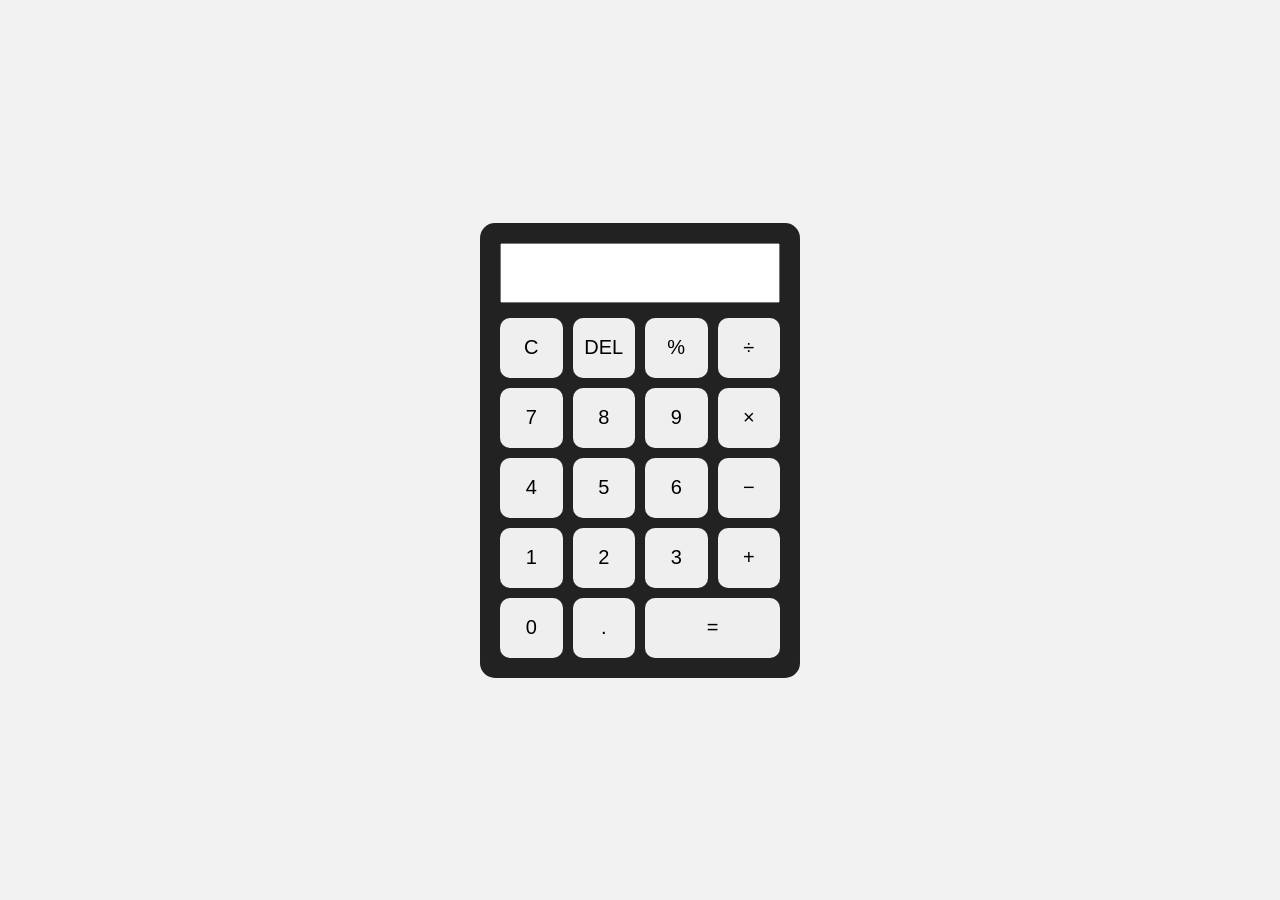
<file: 01-Simple-Calculator/index.html>
<!DOCTYPE html>
<html lang="en">
<head>
    <meta charset="UTF-8">
    <meta name="viewport" content="width=device-width, initial-scale=1.0">

    <title>Simple Calculator</title>

    <link rel="stylesheet" href="style.css">
</head>

<body>

    <div class="calculator">

        <input type="text" id="display" readonly>

        <div class="buttons">

            <button onclick="clearDisplay()">C</button>
            <button onclick="deleteLast()">DEL</button>
            <button onclick="appendValue('%')">%</button>
            <button onclick="appendValue('/')">÷</button>

            <button onclick="appendValue('7')">7</button>
            <button onclick="appendValue('8')">8</button>
            <button onclick="appendValue('9')">9</button>
            <button onclick="appendValue('*')">×</button>

            <button onclick="appendValue('4')">4</button>
            <button onclick="appendValue('5')">5</button>
            <button onclick="appendValue('6')">6</button>
            <button onclick="appendValue('-')">−</button>

            <button onclick="appendValue('1')">1</button>
            <button onclick="appendValue('2')">2</button>
            <button onclick="appendValue('3')">3</button>
            <button onclick="appendValue('+')">+</button>

            <button onclick="appendValue('0')">0</button>
            <button onclick="appendValue('.')">.</button>
            <button class="equal" onclick="calculate()">=</button>

        </div>

    </div>

    <script src="script.js"></script>

</body>
</html>
</file>
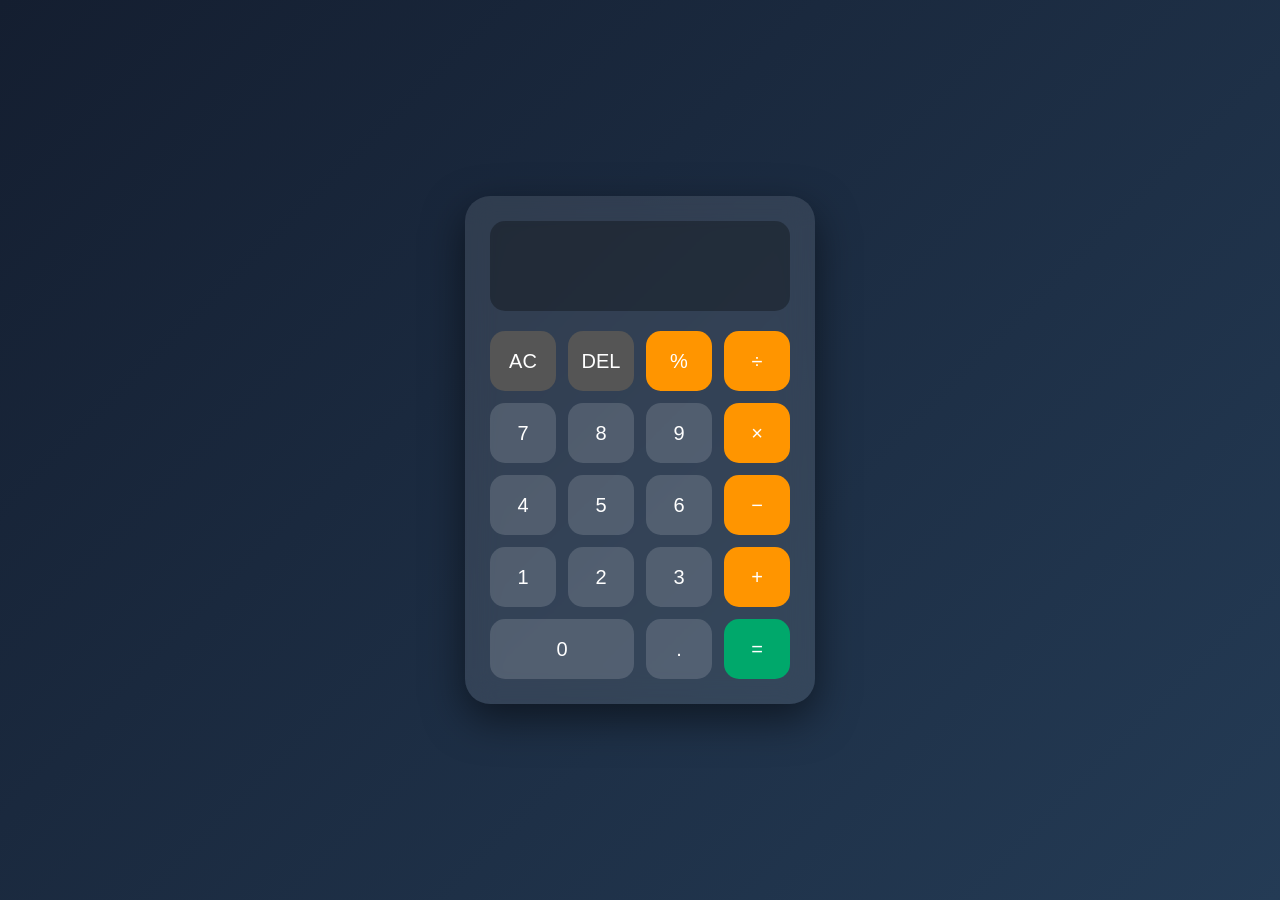
<file: 02-Modern-Calculator/index.html>
<!DOCTYPE html>
<html lang="en">
<head>
    <meta charset="UTF-8">
    <meta name="viewport" content="width=device-width, initial-scale=1.0">
    <title>Modern Calculator</title>

    <link rel="stylesheet" href="style.css">
</head>

<body>

    <div class="calculator">

        <input type="text" id="display" readonly>

        <div class="buttons">

            <button onclick="clearDisplay()" class="special">AC</button>
            <button onclick="deleteLast()" class="special">DEL</button>
            <button onclick="appendValue('%')" class="operator">%</button>
            <button onclick="appendValue('/')" class="operator">÷</button>

            <button onclick="appendValue('7')">7</button>
            <button onclick="appendValue('8')">8</button>
            <button onclick="appendValue('9')">9</button>
            <button onclick="appendValue('*')" class="operator">×</button>

            <button onclick="appendValue('4')">4</button>
            <button onclick="appendValue('5')">5</button>
            <button onclick="appendValue('6')">6</button>
            <button onclick="appendValue('-')" class="operator">−</button>

            <button onclick="appendValue('1')">1</button>
            <button onclick="appendValue('2')">2</button>
            <button onclick="appendValue('3')">3</button>
            <button onclick="appendValue('+')" class="operator">+</button>

            <button onclick="appendValue('0')" class="zero">0</button>
            <button onclick="appendValue('.')">.</button>
            <button onclick="calculate()" class="equal">=</button>

        </div>

    </div>

    <script src="script.js"></script>

</body>
</html>
</file>
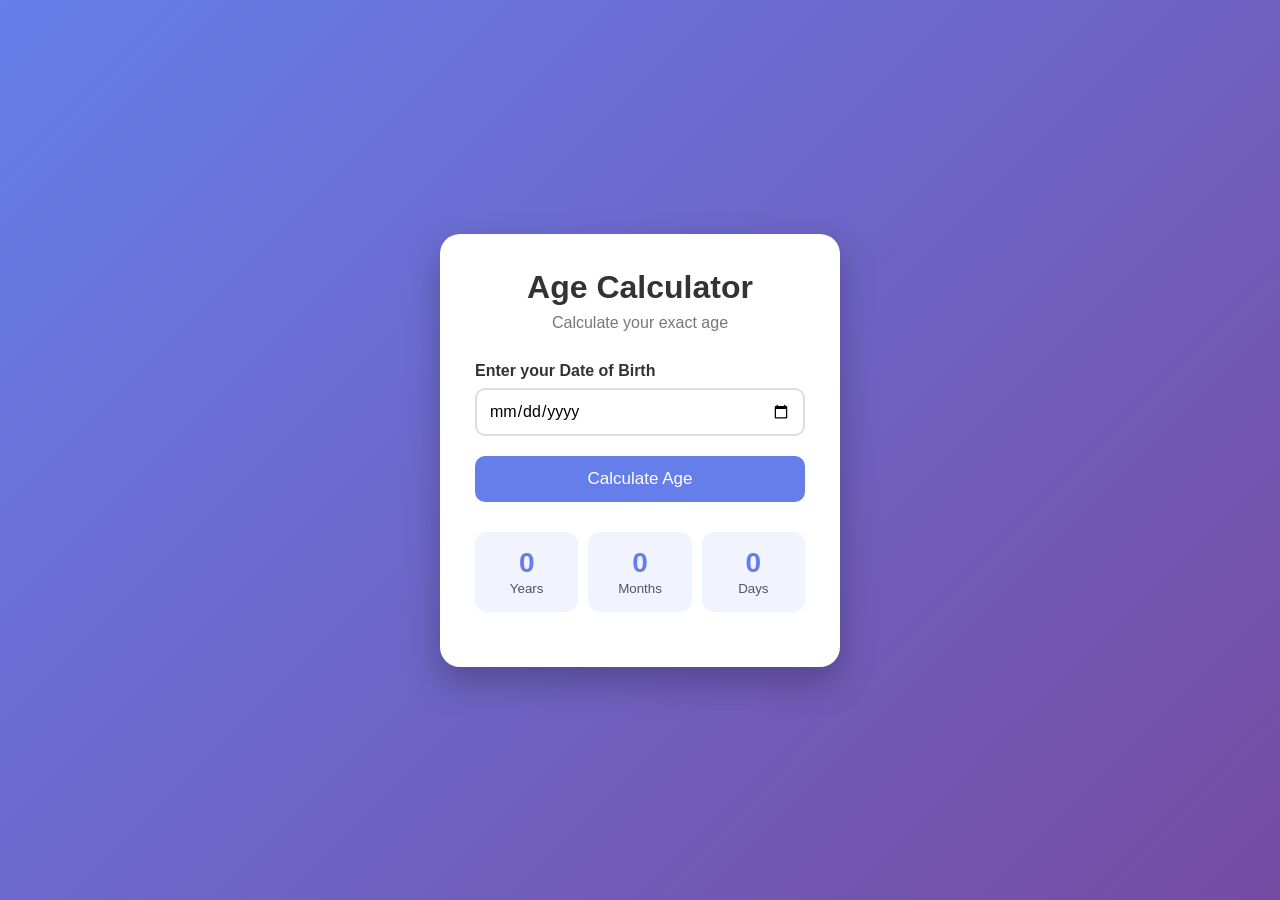
<file: 03-Age-Calculator/index.html>
<!DOCTYPE html>
<html lang="en">
<head>
    <meta charset="UTF-8">
    <meta name="viewport" content="width=device-width, initial-scale=1.0">
    <title>Age Calculator</title>
    <link rel="stylesheet" href="style.css">
</head>

<body>

    <div class="container">

        <h1>Age Calculator</h1>
        <p class="subtitle">Calculate your exact age</p>

        <div class="input-box">
            <label for="dob">Enter your Date of Birth</label>
            <input type="date" id="dob">
        </div>

        <button onclick="calculateAge()">Calculate Age</button>

        <div id="result" class="result">
            <div>
                <span id="years">0</span>
                <small>Years</small>
            </div>

            <div>
                <span id="months">0</span>
                <small>Months</small>
            </div>

            <div>
                <span id="days">0</span>
                <small>Days</small>
            </div>
        </div>

        <p id="message"></p>

    </div>

    <script src="script.js"></script>
</body>
</html>
</file>
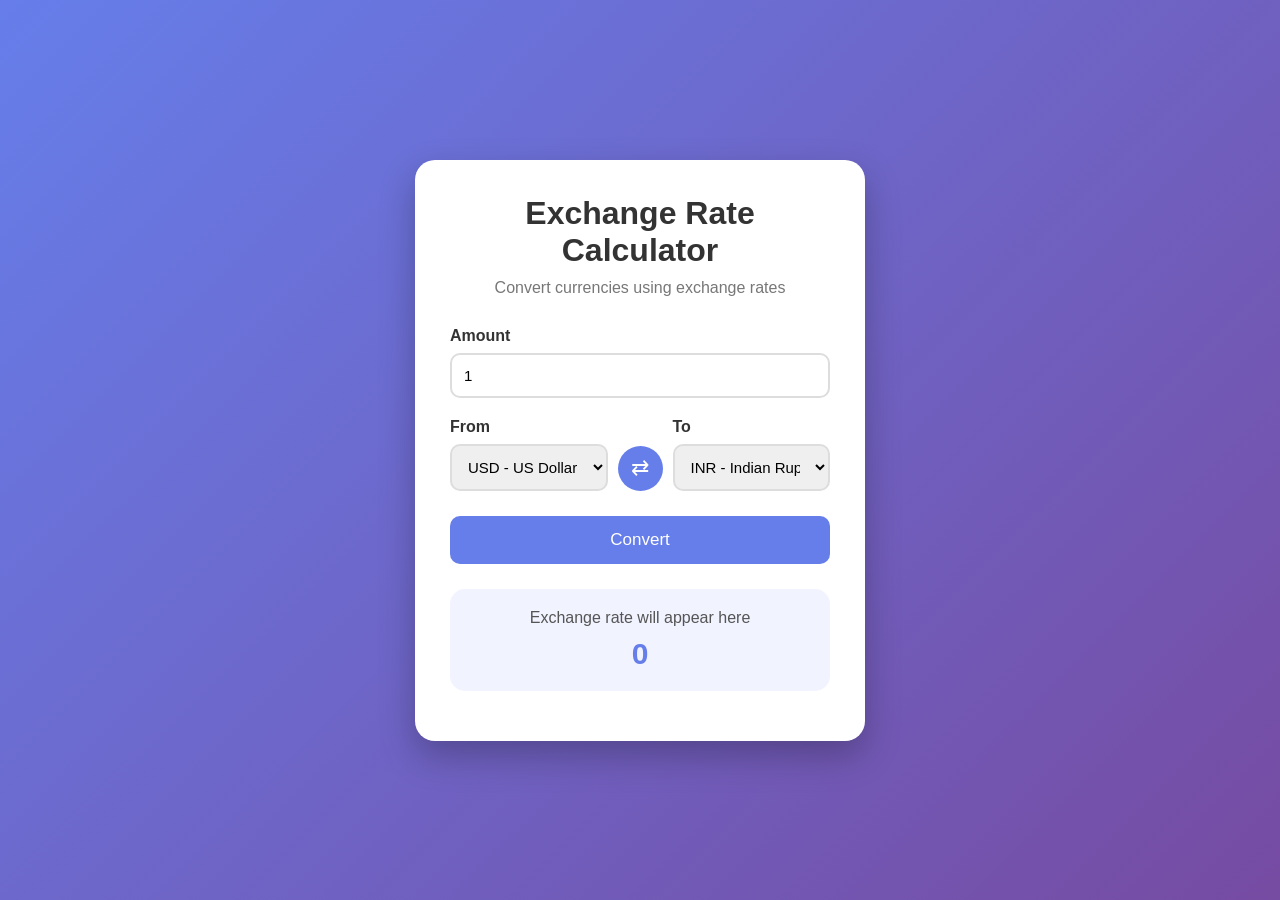
<file: 04-Exchange-Rate-Calculator/index.html>
<!DOCTYPE html>
<html lang="en">
<head>
    <meta charset="UTF-8">
    <meta name="viewport" content="width=device-width, initial-scale=1.0">

    <title>Exchange Rate Calculator</title>

    <link rel="stylesheet" href="style.css">
</head>

<body>

    <div class="container">

        <h1>Exchange Rate Calculator</h1>

        <p class="subtitle">
            Convert currencies using exchange rates
        </p>

        <div class="input-box">

            <label>Amount</label>

            <input 
                type="number" 
                id="amount" 
                placeholder="Enter amount"
                value="1"
            >

        </div>

        <div class="currency-section">

            <div>
                <label>From</label>

                <select id="fromCurrency">
                    <option value="USD">USD - US Dollar</option>
                    <option value="INR">INR - Indian Rupee</option>
                    <option value="EUR">EUR - Euro</option>
                    <option value="GBP">GBP - British Pound</option>
                    <option value="JPY">JPY - Japanese Yen</option>
                    <option value="AUD">AUD - Australian Dollar</option>
                    <option value="CAD">CAD - Canadian Dollar</option>
                </select>
            </div>

            <button id="swapBtn">⇄</button>

            <div>
                <label>To</label>

                <select id="toCurrency">
                    <option value="INR">INR - Indian Rupee</option>
                    <option value="USD">USD - US Dollar</option>
                    <option value="EUR">EUR - Euro</option>
                    <option value="GBP">GBP - British Pound</option>
                    <option value="JPY">JPY - Japanese Yen</option>
                    <option value="AUD">AUD - Australian Dollar</option>
                    <option value="CAD">CAD - Canadian Dollar</option>
                </select>
            </div>

        </div>

        <button class="convert-btn" onclick="convertCurrency()">
            Convert
        </button>

        <div class="result">

            <p id="rateText">
                Exchange rate will appear here
            </p>

            <h2 id="resultText">
                0
            </h2>

        </div>

        <p id="message"></p>

    </div>

    <script src="script.js"></script>

</body>
</html>
</file>
<file: 01-Simple-Calculator/style.css>
* {
    box-sizing: border-box;
    margin: 0;
    padding: 0;
}

body {
    font-family: Arial, sans-serif;
    display: flex;
    justify-content: center;
    align-items: center;
    height: 100vh;
    background: #f2f2f2;
}

.calculator {
    width: 320px;
    padding: 20px;
    background: #222;
    border-radius: 15px;
}

#display {
    width: 100%;
    height: 60px;
    margin-bottom: 15px;
    font-size: 28px;
    text-align: right;
    padding: 10px;
}

.buttons {
    display: grid;
    grid-template-columns: repeat(4, 1fr);
    gap: 10px;
}

button {
    height: 60px;
    font-size: 20px;
    border: none;
    border-radius: 10px;
    cursor: pointer;
}

button:hover {
    opacity: 0.8;
}

.equal {
    grid-column: span 2;
}
</file>
<file: 02-Modern-Calculator/style.css>
* {
    margin: 0;
    padding: 0;
    box-sizing: border-box;
    font-family: Arial, sans-serif;
}

body {
    min-height: 100vh;
    display: flex;
    justify-content: center;
    align-items: center;
    background: linear-gradient(135deg, #141e30, #243b55);
}

.calculator {
    width: 350px;
    padding: 25px;
    border-radius: 25px;
    background: rgba(255, 255, 255, 0.1);
    box-shadow: 0 15px 40px rgba(0, 0, 0, 0.5);
    backdrop-filter: blur(15px);
}

#display {
    width: 100%;
    height: 90px;
    margin-bottom: 20px;
    padding: 15px;
    border: none;
    border-radius: 15px;
    outline: none;

    background: rgba(0, 0, 0, 0.3);
    color: white;

    font-size: 35px;
    text-align: right;
}

.buttons {
    display: grid;
    grid-template-columns: repeat(4, 1fr);
    gap: 12px;
}

button {
    height: 60px;
    border: none;
    border-radius: 15px;

    background: rgba(255, 255, 255, 0.15);
    color: white;

    font-size: 20px;
    cursor: pointer;

    transition: 0.2s;
}

button:hover {
    transform: scale(1.05);
    background: rgba(255, 255, 255, 0.25);
}

.operator {
    background: #ff9500;
}

.special {
    background: #555;
}

.equal {
    background: #00a86b;
}

.zero {
    grid-column: span 2;
}
</file>
<file: 03-Age-Calculator/style.css>
* {
    margin: 0;
    padding: 0;
    box-sizing: border-box;
    font-family: Arial, sans-serif;
}

body {
    min-height: 100vh;
    display: flex;
    justify-content: center;
    align-items: center;
    background: linear-gradient(135deg, #667eea, #764ba2);
}

.container {
    width: 400px;
    padding: 35px;
    background: white;
    border-radius: 20px;
    text-align: center;
    box-shadow: 0 15px 35px rgba(0, 0, 0, 0.25);
}

h1 {
    color: #333;
    margin-bottom: 8px;
}

.subtitle {
    color: #777;
    margin-bottom: 30px;
}

.input-box {
    text-align: left;
    margin-bottom: 20px;
}

label {
    display: block;
    margin-bottom: 8px;
    color: #333;
    font-weight: bold;
}

input {
    width: 100%;
    padding: 12px;
    border: 2px solid #ddd;
    border-radius: 10px;
    font-size: 16px;
}

button {
    width: 100%;
    padding: 13px;
    border: none;
    border-radius: 10px;
    background: #667eea;
    color: white;
    font-size: 17px;
    cursor: pointer;
}

button:hover {
    background: #5568d8;
}

.result {
    display: flex;
    justify-content: space-between;
    margin-top: 30px;
    gap: 10px;
}

.result div {
    flex: 1;
    padding: 15px 5px;
    background: #f1f3ff;
    border-radius: 12px;
}

.result span {
    display: block;
    font-size: 28px;
    font-weight: bold;
    color: #667eea;
}

.result small {
    color: #555;
}

#message {
    margin-top: 20px;
    color: #555;
}
</file>
<file: 04-Exchange-Rate-Calculator/style.css>
* {
    margin: 0;
    padding: 0;
    box-sizing: border-box;
    font-family: Arial, sans-serif;
}

body {
    min-height: 100vh;

    display: flex;
    justify-content: center;
    align-items: center;

    background: linear-gradient(135deg, #667eea, #764ba2);
}

.container {
    width: 450px;

    padding: 35px;

    background: white;

    border-radius: 20px;

    box-shadow: 0 15px 35px rgba(0, 0, 0, 0.25);
}

h1 {
    text-align: center;

    color: #333;

    margin-bottom: 10px;
}

.subtitle {
    text-align: center;

    color: #777;

    margin-bottom: 30px;
}

.input-box {
    margin-bottom: 20px;
}

label {
    display: block;

    margin-bottom: 8px;

    font-weight: bold;

    color: #333;
}

input,
select {
    width: 100%;

    padding: 12px;

    border: 2px solid #ddd;

    border-radius: 10px;

    font-size: 15px;

    outline: none;
}

input:focus,
select:focus {
    border-color: #667eea;
}

.currency-section {
    display: flex;

    align-items: end;

    gap: 10px;

    margin-bottom: 25px;
}

.currency-section > div {
    flex: 1;
}

#swapBtn {
    width: 45px;
    height: 45px;

    border: none;

    border-radius: 50%;

    background: #667eea;

    color: white;

    font-size: 22px;

    cursor: pointer;
}

#swapBtn:hover {
    background: #5568d8;
}

.convert-btn {
    width: 100%;

    padding: 14px;

    border: none;

    border-radius: 10px;

    background: #667eea;

    color: white;

    font-size: 17px;

    cursor: pointer;
}

.convert-btn:hover {
    background: #5568d8;
}

.result {
    margin-top: 25px;

    padding: 20px;

    text-align: center;

    background: #f1f3ff;

    border-radius: 15px;
}

#rateText {
    color: #555;

    margin-bottom: 10px;
}

#resultText {
    color: #667eea;

    font-size: 30px;
}

#message {
    text-align: center;

    margin-top: 15px;

    color: #d9534f;
}
</file>
